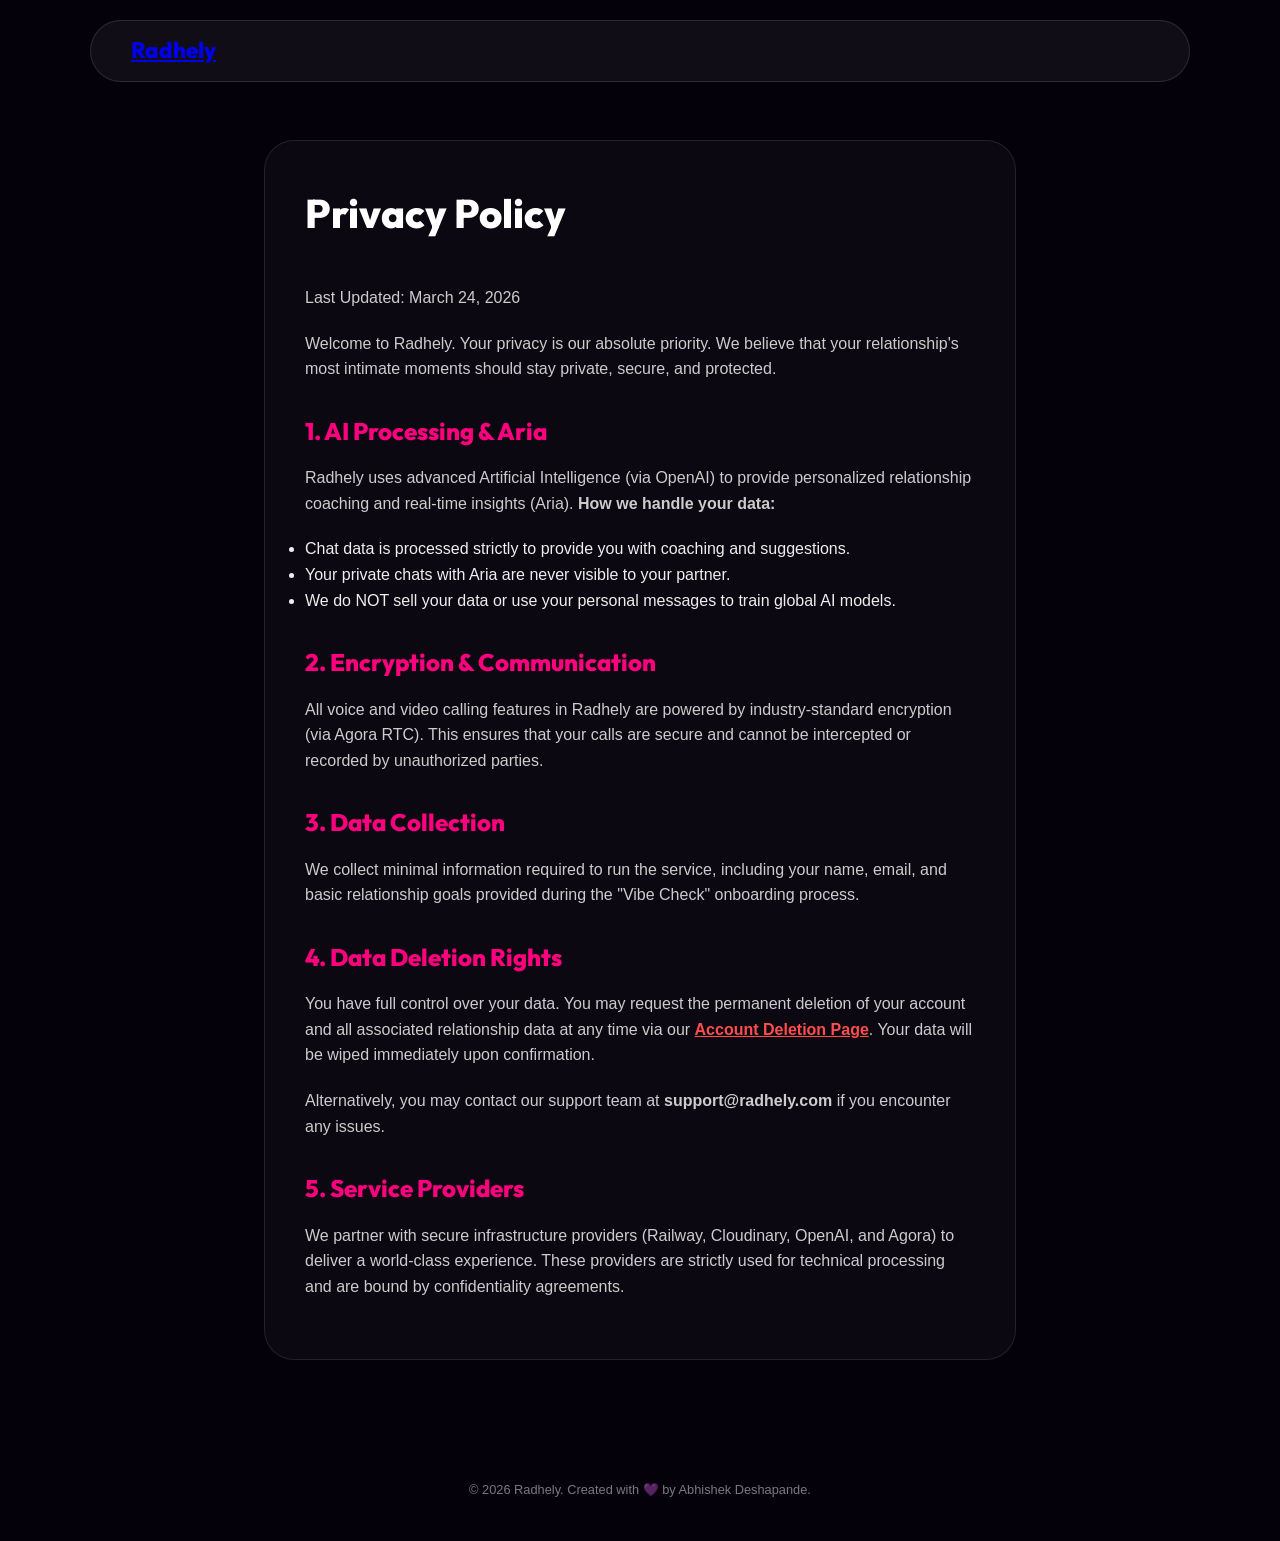
<file: privacy/index.html>
<!DOCTYPE html>
<html lang="en">
<head>
    <meta charset="UTF-8">
    <meta name="viewport" content="width=device-width, initial-scale=1.0">
    <title>Privacy Policy | Radhely — Relationship AI</title>
    <link rel="stylesheet" href="../style.css">
    <link rel="preconnect" href="https://fonts.googleapis.com">
    <link rel="preconnect" href="https://fonts.gstatic.com" crossorigin>
    <link href="https://fonts.googleapis.com/css2?family=Outfit:wght@300;400;700;900&display=swap" rel="stylesheet">
    <style>
        body {
            background: #05010a;
            color: #eee;
            line-height: 1.6;
        }
        .policy-container {
            max-width: 800px;
            margin: 140px auto 80px;
            padding: 0 24px;
        }
        .glass-card {
            background: rgba(255, 255, 255, 0.03);
            backdrop-filter: blur(10px);
            border: 1px solid rgba(255, 255, 255, 0.1);
            padding: 40px;
            border-radius: 30px;
        }
        h1 { font-size: 2.5rem; margin-bottom: 40px; color: #fff; }
        h2 { font-size: 1.5rem; margin-top: 30px; margin-bottom: 15px; color: var(--secondary); }
        p { margin-bottom: 20px; color: #ccc; }
        .footer-small { text-align: center; padding: 40px; opacity: 0.5; font-size: 0.8rem; }
    </style>
</head>
<body>

    <nav class="glass-nav">
        <div class="container nav-content">
            <a href="../index.html" class="logo">Radhely</a>
        </div>
    </nav>

    <div class="policy-container">
        <div class="glass-card">
            <h1>Privacy Policy</h1>
            <p>Last Updated: March 24, 2026</p>

            <p>Welcome to Radhely. Your privacy is our absolute priority. We believe that your relationship's most intimate moments should stay private, secure, and protected.</p>

            <h2>1. AI Processing & Aria</h2>
            <p>Radhely uses advanced Artificial Intelligence (via OpenAI) to provide personalized relationship coaching and real-time insights (Aria). 
               <strong>How we handle your data:</strong>
               <ul>
                   <li>Chat data is processed strictly to provide you with coaching and suggestions.</li>
                   <li>Your private chats with Aria are never visible to your partner.</li>
                   <li>We do NOT sell your data or use your personal messages to train global AI models.</li>
               </ul>
            </p>

            <h2>2. Encryption & Communication</h2>
            <p>All voice and video calling features in Radhely are powered by industry-standard encryption (via Agora RTC). This ensures that your calls are secure and cannot be intercepted or recorded by unauthorized parties.</p>

            <h2>3. Data Collection</h2>
            <p>We collect minimal information required to run the service, including your name, email, and basic relationship goals provided during the "Vibe Check" onboarding process.</p>

            <h2>4. Data Deletion Rights</h2>
            <p>You have full control over your data. You may request the permanent deletion of your account and all associated relationship data at any time via our <a href="../delete-account.html" style="color: #ff4d4d; font-weight: bold;">Account Deletion Page</a>. Your data will be wiped immediately upon confirmation.</p>
            <p>Alternatively, you may contact our support team at <strong>support@radhely.com</strong> if you encounter any issues.</p>

            <h2>5. Service Providers</h2>
            <p>We partner with secure infrastructure providers (Railway, Cloudinary, OpenAI, and Agora) to deliver a world-class experience. These providers are strictly used for technical processing and are bound by confidentiality agreements.</p>
        </div>
    </div>

    <div class="footer-small">
        &copy; 2026 Radhely. Created with 💜 by Abhishek Deshapande.
    </div>

</body>
</html>
</file>
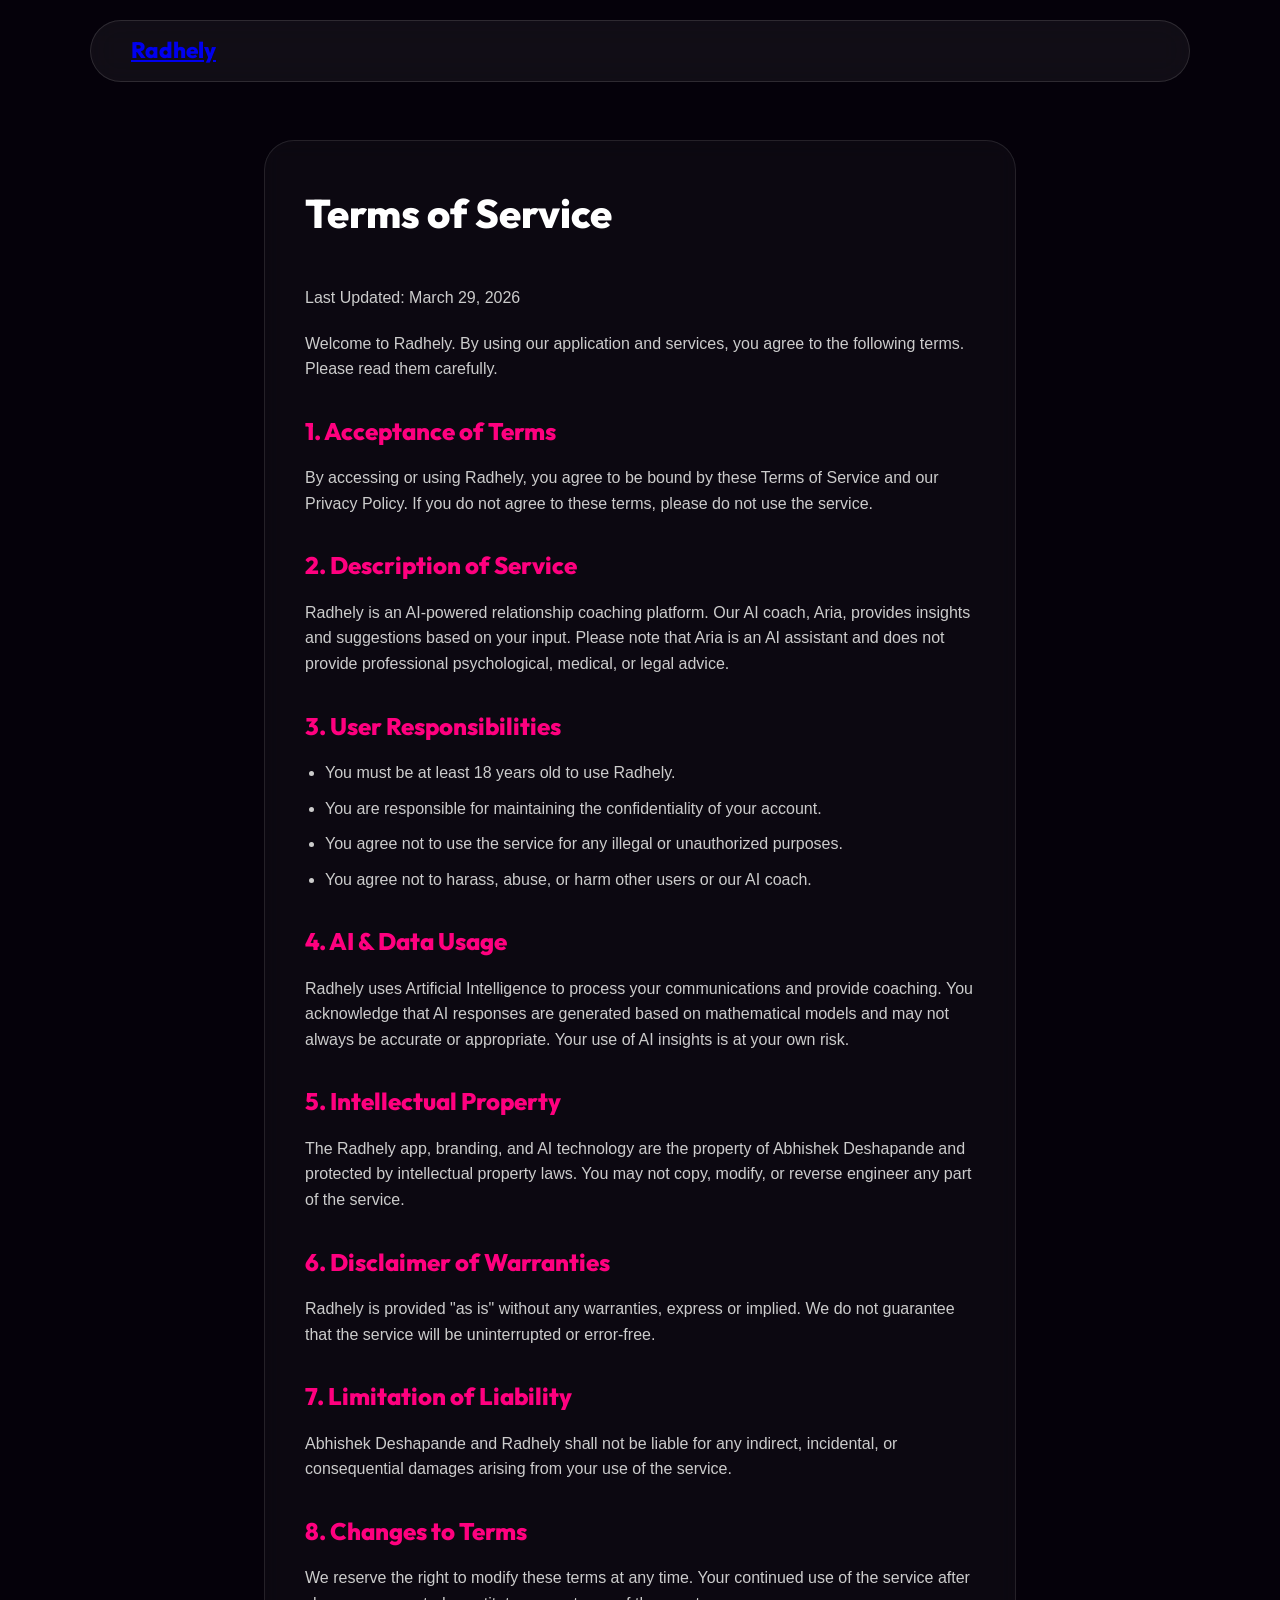
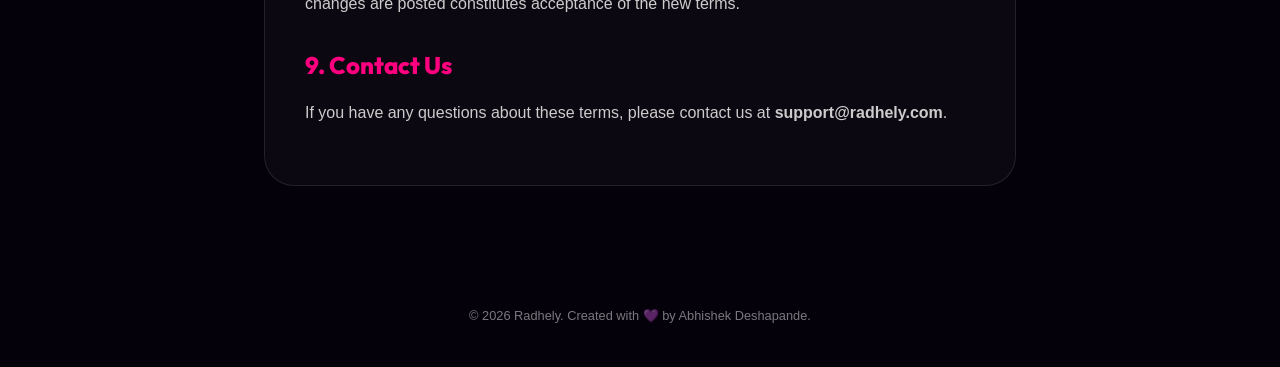
<file: terms/index.html>
<!DOCTYPE html>
<html lang="en">
<head>
    <meta charset="UTF-8">
    <meta name="viewport" content="width=device-width, initial-scale=1.0">
    <title>Terms of Service | Radhely — Relationship AI</title>
    <link rel="stylesheet" href="../style.css">
    <link rel="preconnect" href="https://fonts.googleapis.com">
    <link rel="preconnect" href="https://fonts.gstatic.com" crossorigin>
    <link href="https://fonts.googleapis.com/css2?family=Outfit:wght@300;400;700;900&display=swap" rel="stylesheet">
    <style>
        body {
            background: #05010a;
            color: #eee;
            line-height: 1.6;
        }
        .policy-container {
            max-width: 800px;
            margin: 140px auto 80px;
            padding: 0 24px;
        }
        .glass-card {
            background: rgba(255, 255, 255, 0.03);
            backdrop-filter: blur(10px);
            border: 1px solid rgba(255, 255, 255, 0.1);
            padding: 40px;
            border-radius: 30px;
        }
        h1 { font-size: 2.5rem; margin-bottom: 40px; color: #fff; }
        h2 { font-size: 1.5rem; margin-top: 30px; margin-bottom: 15px; color: var(--secondary); }
        p { margin-bottom: 20px; color: #ccc; }
        ul { margin-bottom: 20px; color: #ccc; padding-left: 20px; }
        li { margin-bottom: 10px; }
        .footer-small { text-align: center; padding: 40px; opacity: 0.5; font-size: 0.8rem; }
    </style>
</head>
<body>

    <nav class="glass-nav">
        <div class="container nav-content">
            <a href="../index.html" class="logo">Radhely</a>
        </div>
    </nav>

    <div class="policy-container">
        <div class="glass-card">
            <h1>Terms of Service</h1>
            <p>Last Updated: March 29, 2026</p>

            <p>Welcome to Radhely. By using our application and services, you agree to the following terms. Please read them carefully.</p>

            <h2>1. Acceptance of Terms</h2>
            <p>By accessing or using Radhely, you agree to be bound by these Terms of Service and our Privacy Policy. If you do not agree to these terms, please do not use the service.</p>

            <h2>2. Description of Service</h2>
            <p>Radhely is an AI-powered relationship coaching platform. Our AI coach, Aria, provides insights and suggestions based on your input. Please note that Aria is an AI assistant and does not provide professional psychological, medical, or legal advice.</p>

            <h2>3. User Responsibilities</h2>
            <ul>
                <li>You must be at least 18 years old to use Radhely.</li>
                <li>You are responsible for maintaining the confidentiality of your account.</li>
                <li>You agree not to use the service for any illegal or unauthorized purposes.</li>
                <li>You agree not to harass, abuse, or harm other users or our AI coach.</li>
            </ul>

            <h2>4. AI & Data Usage</h2>
            <p>Radhely uses Artificial Intelligence to process your communications and provide coaching. You acknowledge that AI responses are generated based on mathematical models and may not always be accurate or appropriate. Your use of AI insights is at your own risk.</p>

            <h2>5. Intellectual Property</h2>
            <p>The Radhely app, branding, and AI technology are the property of Abhishek Deshapande and protected by intellectual property laws. You may not copy, modify, or reverse engineer any part of the service.</p>

            <h2>6. Disclaimer of Warranties</h2>
            <p>Radhely is provided "as is" without any warranties, express or implied. We do not guarantee that the service will be uninterrupted or error-free.</p>

            <h2>7. Limitation of Liability</h2>
            <p>Abhishek Deshapande and Radhely shall not be liable for any indirect, incidental, or consequential damages arising from your use of the service.</p>

            <h2>8. Changes to Terms</h2>
            <p>We reserve the right to modify these terms at any time. Your continued use of the service after changes are posted constitutes acceptance of the new terms.</p>

            <h2>9. Contact Us</h2>
            <p>If you have any questions about these terms, please contact us at <strong>support@radhely.com</strong>.</p>
        </div>
    </div>

    <div class="footer-small">
        &copy; 2026 Radhely. Created with 💜 by Abhishek Deshapande.
    </div>

</body>
</html>
</file>
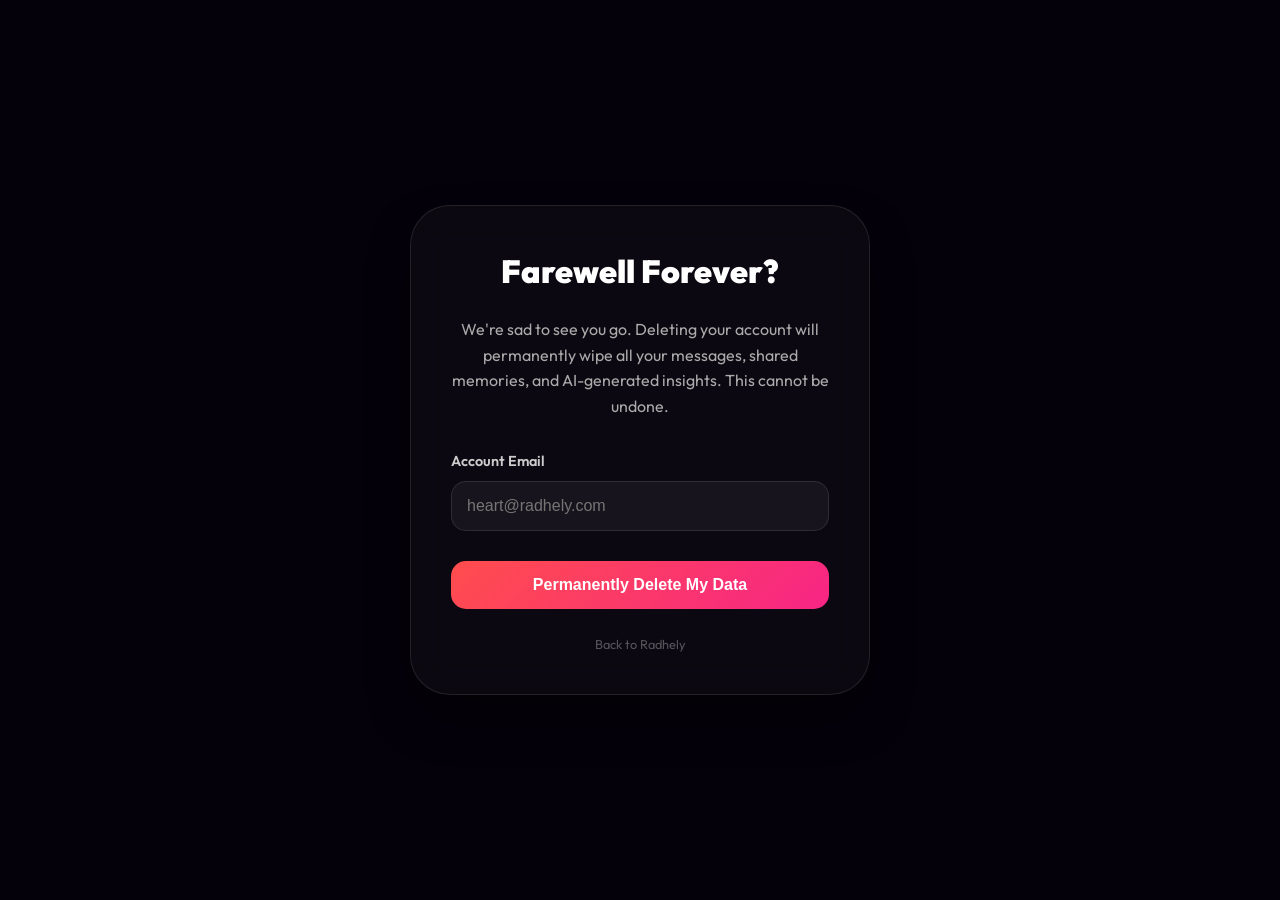
<file: delete-account.html>
<!DOCTYPE html>
<html lang="en">
<head>
    <meta charset="UTF-8">
    <meta name="viewport" content="width=device-width, initial-scale=1.0">
    <title>Delete Account | Radhely — Relationship AI</title>
    <link rel="stylesheet" href="style.css">
    <link rel="preconnect" href="https://fonts.googleapis.com">
    <link rel="preconnect" href="https://fonts.gstatic.com" crossorigin>
    <link href="https://fonts.googleapis.com/css2?family=Outfit:wght@300;400;700;900&display=swap" rel="stylesheet">
    <style>
        body {
            background: #05010a;
            color: #eee;
            display: flex;
            align-items: center;
            justify-content: center;
            min-height: 100vh;
            margin: 0;
            font-family: 'Outfit', sans-serif;
        }
        .container {
            max-width: 500px;
            width: 100%;
            padding: 20px;
        }
        .glass-card {
            background: rgba(255, 255, 255, 0.03);
            backdrop-filter: blur(20px);
            border: 1px solid rgba(255, 255, 255, 0.1);
            padding: 40px;
            border-radius: 40px;
            text-align: center;
            box-shadow: 0 25px 50px -12px rgba(0, 0, 0, 0.5);
        }
        h1 { font-size: 2rem; margin-bottom: 20px; color: #fff; font-weight: 900; }
        p { margin-bottom: 30px; color: #aaa; line-height: 1.6; }
        .form-group { margin-bottom: 20px; text-align: left; }
        label { display: block; margin-bottom: 8px; font-weight: 600; color: #ccc; font-size: 0.9rem; }
        input {
            width: 100%;
            padding: 15px;
            background: rgba(255, 255, 255, 0.05);
            border: 1px solid rgba(255, 255, 255, 0.1);
            border-radius: 15px;
            color: #fff;
            font-size: 1rem;
            outline: none;
            transition: all 0.3s ease;
        }
        input:focus { border-color: #ff4d4d; background: rgba(255, 255, 255, 0.08); }
        .btn-delete {
            width: 100%;
            padding: 15px;
            background: linear-gradient(135deg, #ff4d4d 0%, #f72585 100%);
            border: none;
            border-radius: 15px;
            color: #fff;
            font-weight: 800;
            font-size: 1rem;
            cursor: pointer;
            transition: transform 0.3s ease, box-shadow 0.3s ease;
            margin-top: 10px;
        }
        .btn-delete:hover {
            transform: translateY(-2px);
            box-shadow: 0 10px 20px rgba(255, 77, 77, 0.3);
        }
        .footer-link { margin-top: 25px; display: block; color: rgba(255, 255, 255, 0.3); text-decoration: none; font-size: 0.8rem; }
        .success-msg { color: #4ade80; display: none; }
    </style>
</head>
<body>

    <div class="container">
        <div class="glass-card">
            <h1>Farewell Forever?</h1>
            <p>We're sad to see you go. Deleting your account will permanently wipe all your messages, shared memories, and AI-generated insights. This cannot be undone.</p>
            
            <div id="delete-form">
                <div class="form-group">
                    <label for="email">Account Email</label>
                    <input type="email" id="email" placeholder="heart@radhely.com" required>
                </div>
                <button class="btn-delete" onclick="requestDeletion()">Permanently Delete My Data</button>
            </div>

            <div id="success-message" class="success-msg">
                <p>Deletion request received. If an account is associated with this email, you will receive a final confirmation link shortly to complete the process.</p>
            </div>

            <a href="index.html" class="footer-link">Back to Radhely</a>
        </div>
    </div>

    <script>
        function requestDeletion() {
            const email = document.getElementById('email').value;
            if (!email || !email.includes('@')) {
                alert('Please enter a valid email address.');
                return;
            }
            
            // In a real production setup, this would call your backend API
            // For now, we simulate the request to show compliance
            document.getElementById('delete-form').style.display = 'none';
            document.getElementById('success-message').style.display = 'block';
            
            console.log('Deletion request sent for:', email);
        }
    </script>
</body>
</html>
</file>
<file: style.css>
:root {
    --primary: #8a2be2;
    --secondary: #ff007f;
    --accent: #ff4d4d;
    --bg: #0b0216;
    --text: #f0f0f0;
    --glass: rgba(255, 255, 255, 0.05);
    --glass-border: rgba(255, 255, 255, 0.12);
}

* {
    margin: 0;
    padding: 0;
    box-sizing: border-box;
}

body {
    font-family: 'Inter', sans-serif;
    background-color: var(--bg);
    color: var(--text);
    overflow-x: hidden;
    line-height: 1.6;
}

h1, h2, h3 {
    font-family: 'Outfit', sans-serif;
    font-weight: 800;
}

.container {
    max-width: 1200px;
    margin: 0 auto;
    padding: 0 40px;
}

.text-gradient {
    background: linear-gradient(90deg, var(--primary), var(--secondary));
    -webkit-background-clip: text;
    background-clip: text;
    -webkit-text-fill-color: transparent;
}

.text-pink { color: var(--secondary); }

/* Navigation Refinement */
.glass-nav {
    position: fixed;
    top: 20px;
    left: 50%;
    transform: translateX(-50%);
    width: calc(100% - 32px);
    max-width: 1100px;
    background: var(--glass);
    backdrop-filter: blur(15px);
    border: 1px solid var(--glass-border);
    border-radius: 100px; /* More modern rounded feel */
    z-index: 1000;
    padding: 12px 0;
}

.nav-content {
    display: flex;
    justify-content: space-between;
    align-items: center;
}

.logo {
    display: flex;
    align-items: center;
    gap: 10px;
    font-family: 'Outfit', sans-serif;
    font-weight: 800;
    font-size: 1.4rem;
}

.logo-img {
    width: 32px;
    height: 32px;
    border-radius: 8px;
}

.nav-links {
    display: flex;
    list-style: none;
    gap: 30px;
    align-items: center;
}

.nav-links a {
    text-decoration: none;
    color: var(--text);
    font-size: 0.9rem;
    font-weight: 600;
    transition: 0.3s;
}

.nav-links a:hover {
    color: var(--secondary);
}

.btn-primary {
    background: var(--secondary);
    padding: 10px 20px;
    border-radius: 12px;
}

/* Hero Mobile-First Rework */
.hero {
    height: auto;
    min-height: 90vh;
    display: flex;
    align-items: center;
    padding-top: 140px;
    padding-bottom: 60px;
    position: relative;
    overflow: hidden;
    flex-direction: column;
    text-align: center;
}

.hero::before {
    content: '';
    position: absolute;
    width: 600px;
    height: 600px;
    background: radial-gradient(circle, rgba(138, 43, 226, 0.15) 0%, transparent 70%);
    top: -200px;
    right: -200px;
    z-index: -1;
}

.hero-content {
    width: 100%;
}

.hero-content h1 {
    font-size: clamp(2.5rem, 8vw, 4.5rem);
    line-height: 1.1;
    margin: 0 auto 25px;
    max-width: 700px;
}

.hero-subtitle {
    font-size: 1.1rem;
    color: #ccc;
    max-width: 600px;
    margin: 0 auto 40px;
}

.hero-btns {
    display: flex;
    gap: 15px;
    flex-direction: column;
    justify-content: center;
}

.btn-glow {
    background: linear-gradient(90deg, var(--primary), var(--secondary));
    padding: 16px 40px;
    border-radius: 15px;
    text-decoration: none;
    color: white;
    font-weight: 700;
    box-shadow: 0 10px 30px rgba(138, 43, 226, 0.3);
    transition: 0.3s;
}

.btn-glow:hover {
    transform: translateY(-5px);
    box-shadow: 0 15px 40px rgba(138, 43, 226, 0.5);
}

.btn-secondary {
    padding: 16px 40px;
    border-radius: 15px;
    text-decoration: none;
    color: white;
    font-weight: 700;
    border: 1px solid var(--glass-border);
    transition: 0.3s;
}

.hero-visual {
    flex: 1;
    display: flex;
    justify-content: center;
}

.floating-img {
    width: 80%;
    max-width: 500px;
    animation: float 6s ease-in-out infinite;
}

@keyframes float {
    0%, 100% { transform: translateY(0); }
    50% { transform: translateY(-30px); }
}

/* Sections General */
section {
    padding: 80px 0;
}

h2 {
    font-size: clamp(2rem, 6vw, 3rem);
    margin-bottom: 30px;
}

.grid {
    display: grid;
    grid-template-columns: 1fr;
    gap: 40px;
    text-align: center;
}

/* About Section */
.glass {
    background: var(--glass);
    backdrop-filter: blur(10px);
    border: 1px solid var(--glass-border);
    padding: 30px;
    border-radius: 30px;
}

.features {
    list-style: none;
    margin-top: 25px;
    text-align: left;
    display: inline-block;
}

.features li {
    margin-bottom: 12px;
    padding-left: 30px;
    position: relative;
}

.features li::before {
    content: '✦';
    position: absolute;
    left: 0;
    color: var(--secondary);
}

/* Aria Chat Preview Mobile */
.aria-chat-preview {
    max-width: 100%;
    margin: 40px 0;
    text-align: left;
    overflow: hidden;
}

/* Developer Section Mobile */
.dev-img {
    display: flex;
    justify-content: center;
}

.dev-placeholder {
    width: 220px;
    height: 220px;
    border-radius: 40px;
    display: flex;
    align-items: center;
    justify-content: center;
    font-size: 3.5rem;
    font-weight: 900;
}

.ambition {
    font-size: 1.15rem;
    text-align: left;
    margin: 0 auto 30px;
    border-left: 4px solid var(--secondary);
    padding-left: 20px;
}

/* Animation Refinement */
@keyframes fadeIn {
    from { opacity: 0; transform: translateY(15px); }
    to { opacity: 1; transform: translateY(0); }
}

/* Desktop Overrides (Larger Screens) */
@media (min-width: 992px) {
    section { padding: 120px 0; }
    .hero {
        flex-direction: row;
        text-align: left;
        padding-top: 100px;
    }
    .hero-btns {
        flex-direction: row;
        justify-content: flex-start;
    }
    .grid {
        grid-template-columns: 1fr 1fr;
        text-align: left;
        gap: 80px;
    }
    .dev-placeholder {
        width: 300px;
        height: 300px;
        font-size: 5rem;
    }
    .nav-links { display: flex; }
    .nav-content { justify-content: space-between; }
    .hero-visual { flex: 1; }
    .hero-content { width: auto; }
}

@media (max-width: 991px) {
    .nav-links { display: none; }
    .nav-content { justify-content: center; }
}
</file>
